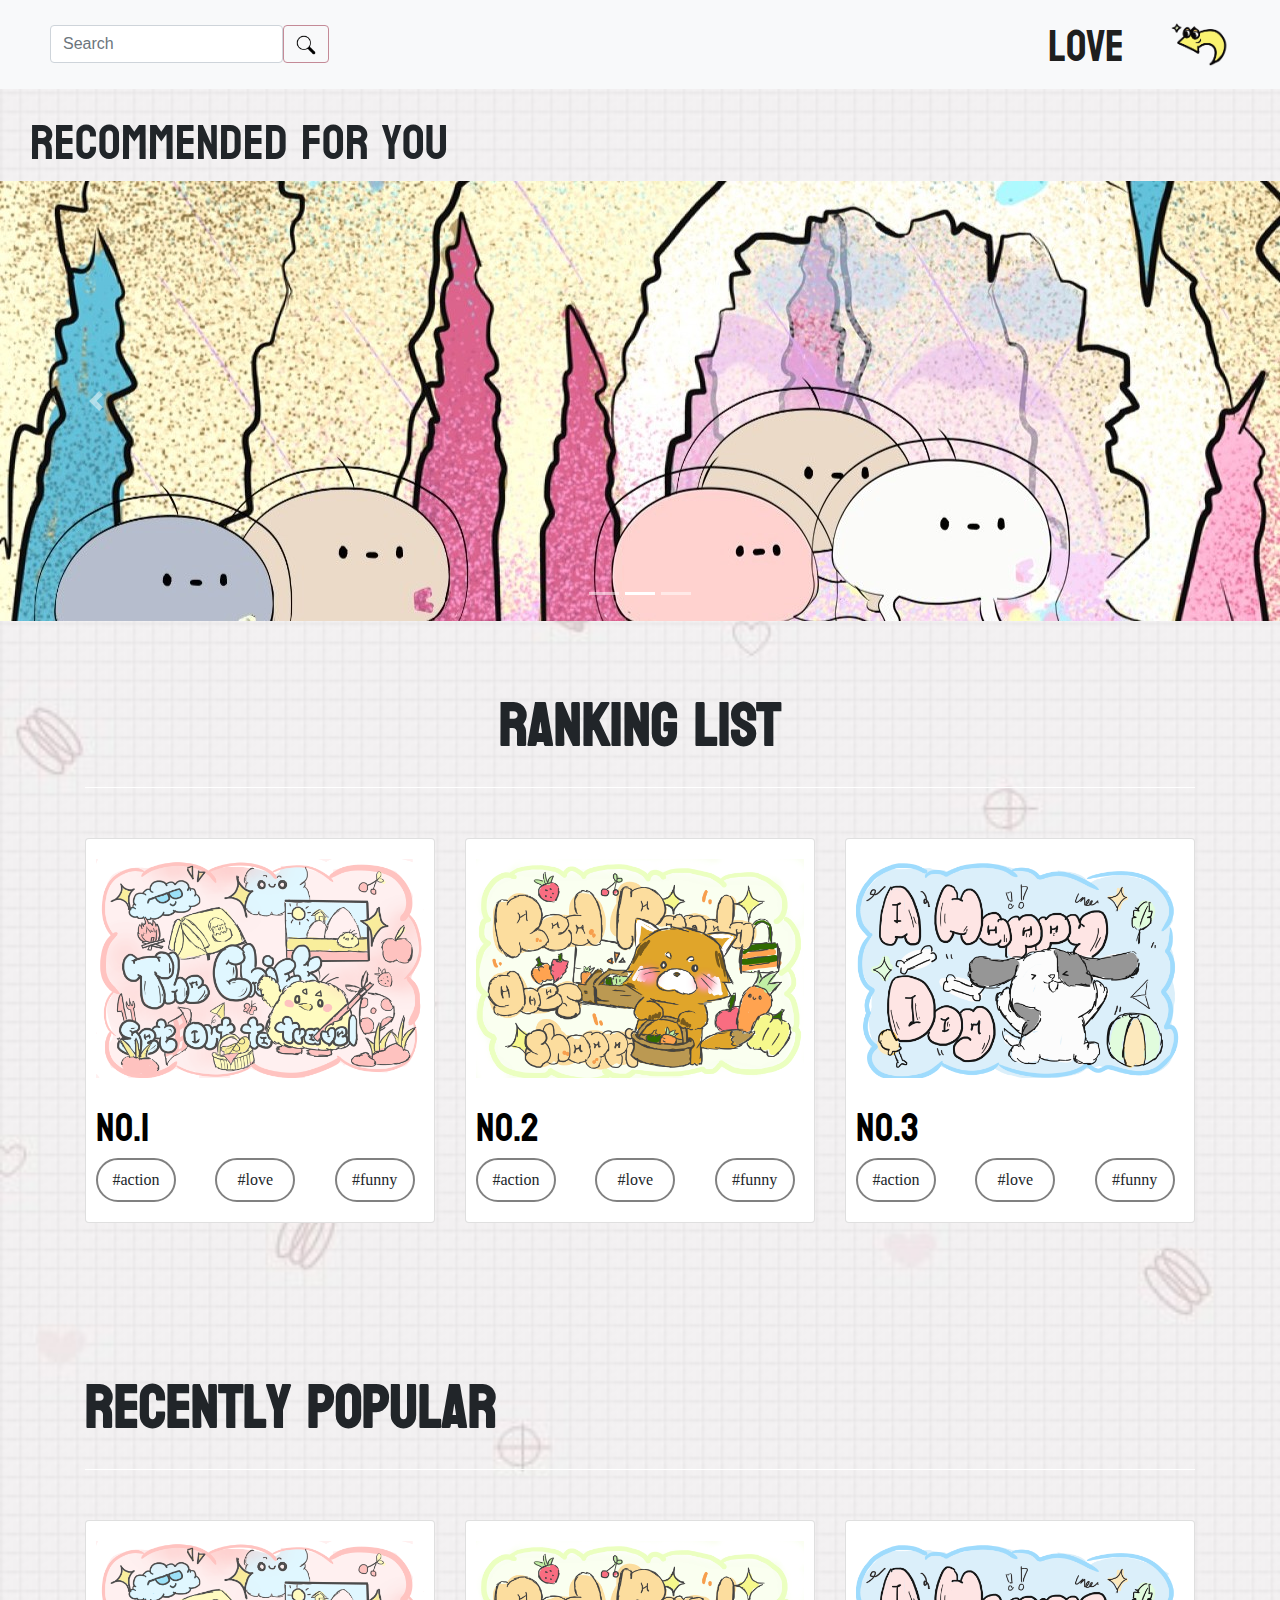
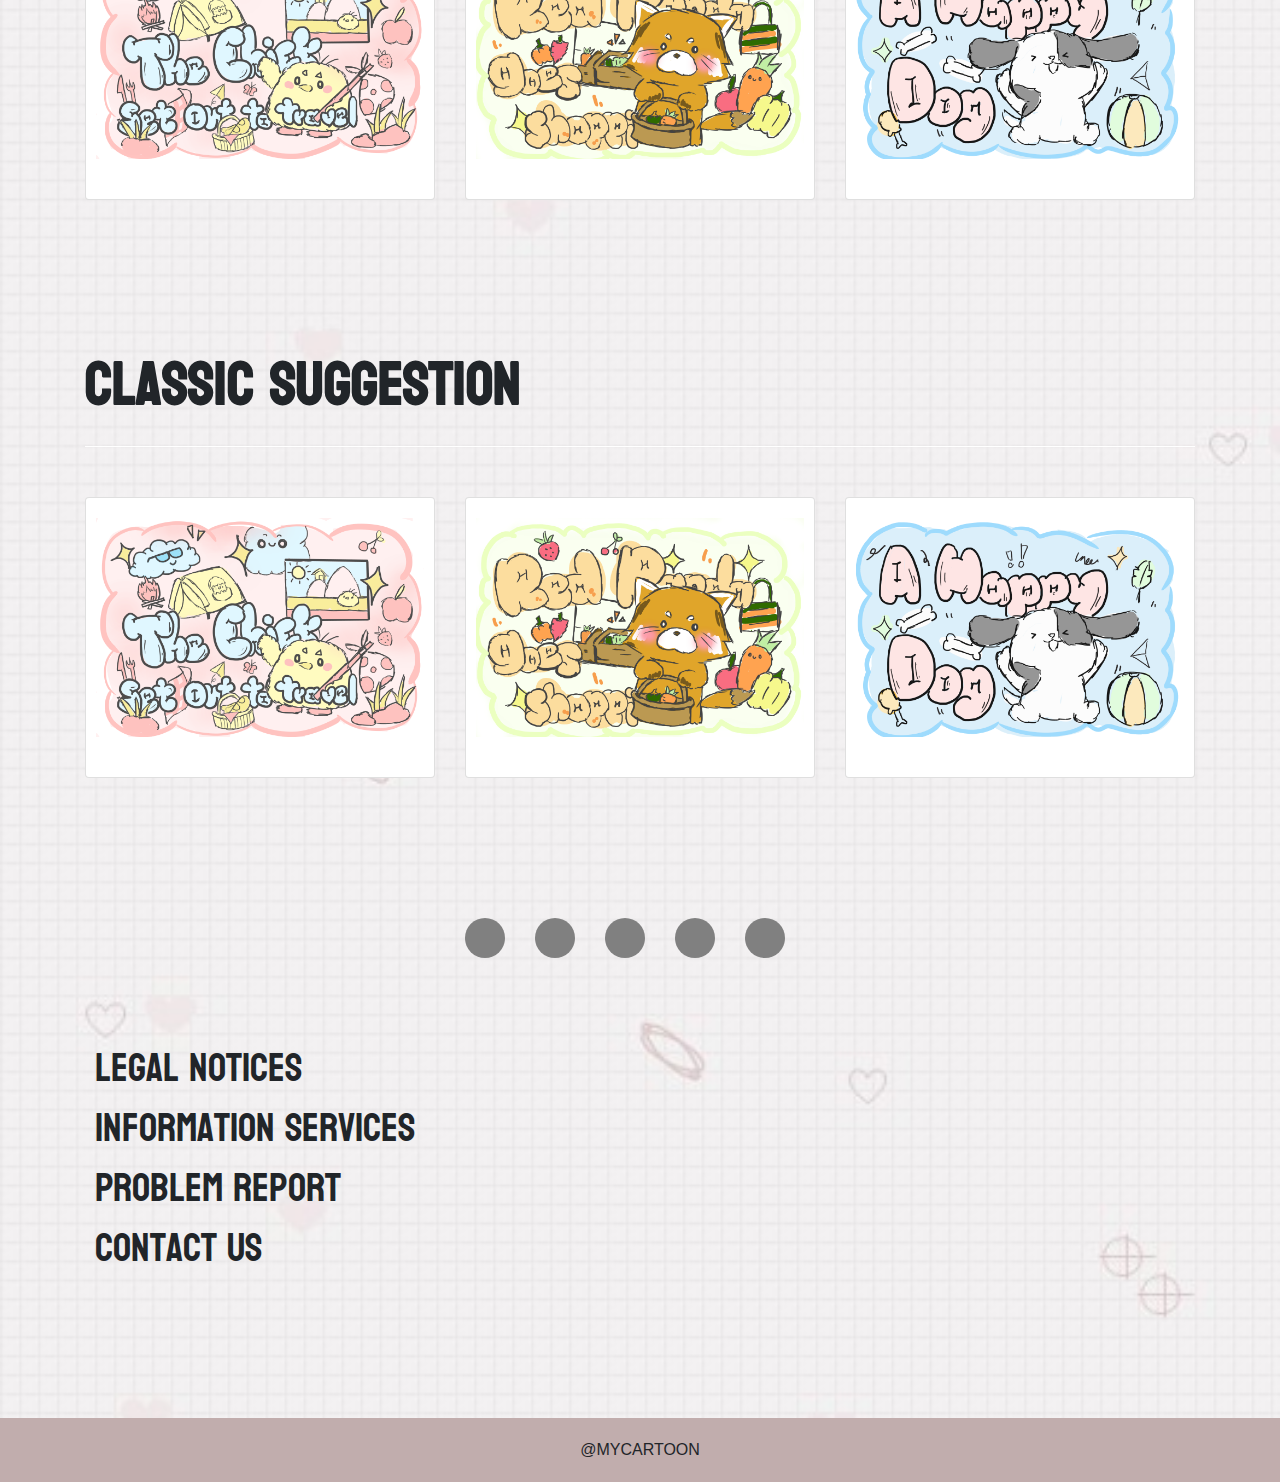
<file: love/love.html>
<!DOCTYPE html>
<html lang="zh-TW">

<head>
    <meta charset="UTF-8">
    <!-- 手機版縮放 -->
    <meta name="viewport" content="width=device-width, initial-scale=1">
    <title>LOVE</title>
    <!-- css連結 -->
    <link href="love.css" rel="stylesheet">
    <link href="../bootstrap/bootstrap.min.css" rel="stylesheet">
    <link rel="stylesheet" href="https://fonts.googleapis.com/css?family=Bayon">
</head>

<body>
    <!-- html -->
    <nav class="navbar navbar-expand-lg navbar-light bg-light fixed-top">
        <button class="navbar-toggler" type="button" data-toggle="collapse" data-target="#navbarSupportedContent"
            aria-controls="navbarSupportedContent" aria-expanded="false" aria-label="Toggle navigation">
            <span class="navbar-toggler-icon"></span>
        </button>
        <div class="collapse navbar-collapse" id="navbarSupportedContent">
            <form class="d-flex">
                <input class="form-control me-2" type="search" placeholder="Search" aria-label="Search">
                <button class="btn btn-outline-success" type="submit">
                    <img src="../image/find.png" alt="" width="20" height="20">
                </button>
            </form>
        </div>
        <a class="navbar-brand" style="font-family:Bayon; font-size:45px ;padding:5px 30px 0px 30px" href="#">LOVE</a>
        <a href="../index.html">
            <img src="../image/arrow.png" alt="" width="60" height="60">
        </a>
    </nav>

    <div class="banner" style="padding:30px 0px 30px 0px">
        <div style="font-family:Bayon; font-size:50px;padding:0px 0px 0px 30px" >Recommended for you</div>
        <div id="carouselExampleIndicators" class="carousel slide" data-ride="carousel">
            <ol class="carousel-indicators">
                <li data-target="#carouselExampleIndicators" data-slide-to="0"></li>
                <li data-target="#carouselExampleIndicators" data-slide-to="1" class="active"></li>
                <li data-target="#carouselExampleIndicators" data-slide-to="2"></li>
            </ol>
            <!-- 輪播內容 -->
            <div class="carousel-inner">
                <div class="carousel-item">
                    <img src="../image/L1.jpg" class="d-block w-100" alt="...">
                </div>
                <div class="carousel-item active">
                    <img src="../image/L2.JPG" class="d-block w-100" alt="...">
                </div>
                <div class="carousel-item">
                    <img src="../image/L3.png" class="d-block w-100" alt="...">
                </div>
            </div>
            <!-- 左右箭頭 -->
            <a class="carousel-control-prev" href="#carouselExampleIndicators" role="button" data-slide="prev">
                <span class="carousel-control-prev-icon" aria-hidden="true"></span>
                <span class="sr-only">Previous</span>
            </a>
            <a class="carousel-control-next" href="#carouselExampleIndicators" role="button" data-slide="next">
                <span class="carousel-control-next-icon" aria-hidden="true"></span>
                <span class="sr-only">Next</span>
            </a>
        </div>
    </div>

    <div class="product" style="padding:30px 0px 30px 0px"id="section2">
        <div class="container">
            <div class="row">
                <div class="col-12">
                    <p class="title text-center" style="font-family:Bayon; font-size:60px">Ranking list</p>
                    <hr class="title_line">
                </div>
            </div>
            <div class="row">
                <div class="col-md-4">
                    <div class="card">
                        <img src="../image/chick.png">
                        <div style="font-size:40px;font-family:Bayon ;color:#000000;">
                            No.1
                        </div>
                        <span class="row justify-content-center">
                            <div class="col-4">
                                <span class="circle">#action</span>
                            </div>
                            <div class="col-4">
                                <span class="circle">#love</span>
                            </div>
                            <div class="col-4">
                                <span class="circle">#funny</span>
                            </div>
                        </span>
                    </div>
                </div>
                <div class="col-md-4">
                    <div class="card">
                        <img src="../image/redpanda.png">
                        <div style="font-size:40px;font-family:Bayon ;color:#000000;">
                            No.2
                        </div>
                        <span class="row justify-content-center">
                            <div class="col-4">
                                <span class="circle">#action</span>
                            </div>
                            <div class="col-4">
                                <span class="circle">#love</span>
                            </div>
                            <div class="col-4">
                                <span class="circle">#funny</span>
                            </div>
                        </span>
                    </div>
                </div>
                <div class="col-md-4">
                    <div class="card">
                        <img src="../image/dog.png">
                        <div style="font-size:40px;font-family:Bayon ;color:#000000;">
                            No.3
                        </div>
                        <span class="row justify-content-center">
                            <div class="col-4">
                                <span class="circle">#action</span>
                            </div>
                            <div class="col-4">
                                <span class="circle">#love</span>
                            </div>
                            <div class="col-4">
                                <span class="circle">#funny</span>
                            </div>
                        </span>
                    </div>
                </div>
            </div>
        </div>
    </div>

    <div class="product" style="padding:100px 0px 30px 0px"id="section2">
        <div class="container">
            <div class="row">
                <div class="col-12">
                    <p class="title" style="font-family:Bayon; font-size:60px">Recently popular</p>
                    <hr class="title_line">
                </div>
            </div>
            <div class="row">
                <div class="col-md-4">
                    <div class="card">
                        <img src="../image/chick.png">
                    </div>
                </div>
                <div class="col-md-4">
                    <div class="card">
                        <img src="../image/redpanda.png">
                    </div>
                </div>
                <div class="col-md-4">
                    <div class="card">
                        <img src="../image/dog.png">
                    </div>
                </div>
            </div>
        </div>
    </div>

    <div class="product" style="padding:100px 0px 30px 0px"id="section2">
        <div class="container">
            <div class="row">
                <div class="col-12">
                    <p class="title" style="font-family:Bayon; font-size:60px">Classic suggestion</p>
                    <hr class="title_line">
                </div>
            </div>
            <div class="row">
                <div class="col-md-4">
                    <div class="card">
                        <img src="../image/chick.png">
                    </div>
                </div>
                <div class="col-md-4">
                    <div class="card">
                        <img src="../image/redpanda.png">
                    </div>
                </div>
                <div class="col-md-4">
                    <div class="card">
                        <img src="../image/dog.png">
                    </div>
                </div>
            </div>
        </div>
    </div>

    <div class="contact" id="section3">
        <div class="row justify-content-center" style="margin:0px 0px 80px 0px">
            <span class="circle2"></span>
            <span class="circle2"></span>
            <span class="circle2"></span>
            <span class="circle2"></span>
            <span class="circle2"></span>
        </div>
        <div class="col justify-content-center" style="margin:0px 0px 0px 80px">
            <div class="row-3" style="font-family:Bayon; font-size:40px">
                Legal Notices
            </div>
            <div class="row-3" style="font-family:Bayon; font-size:40px">
                Information services
            </div>
            <div class="row-3" style="font-family:Bayon; font-size:40px">
                Problem report
            </div>
            <div class="row-3" style="font-family:Bayon; font-size:40px">
                contact us
            </div>
        </div>
    </div>

    <footer>
        <div class="container">
            <div class="row">
                <div class="col text-center">
                    @MYCARTOON
                </div>
            </div>
        </div>
    </footer>
    <!-- JS連結 -->
    <script src="../bootstrap/jQuery.js"></script>
    <script src="../bootstrap/bootstrap.min.js"></script>
</body>

</html>
</file>
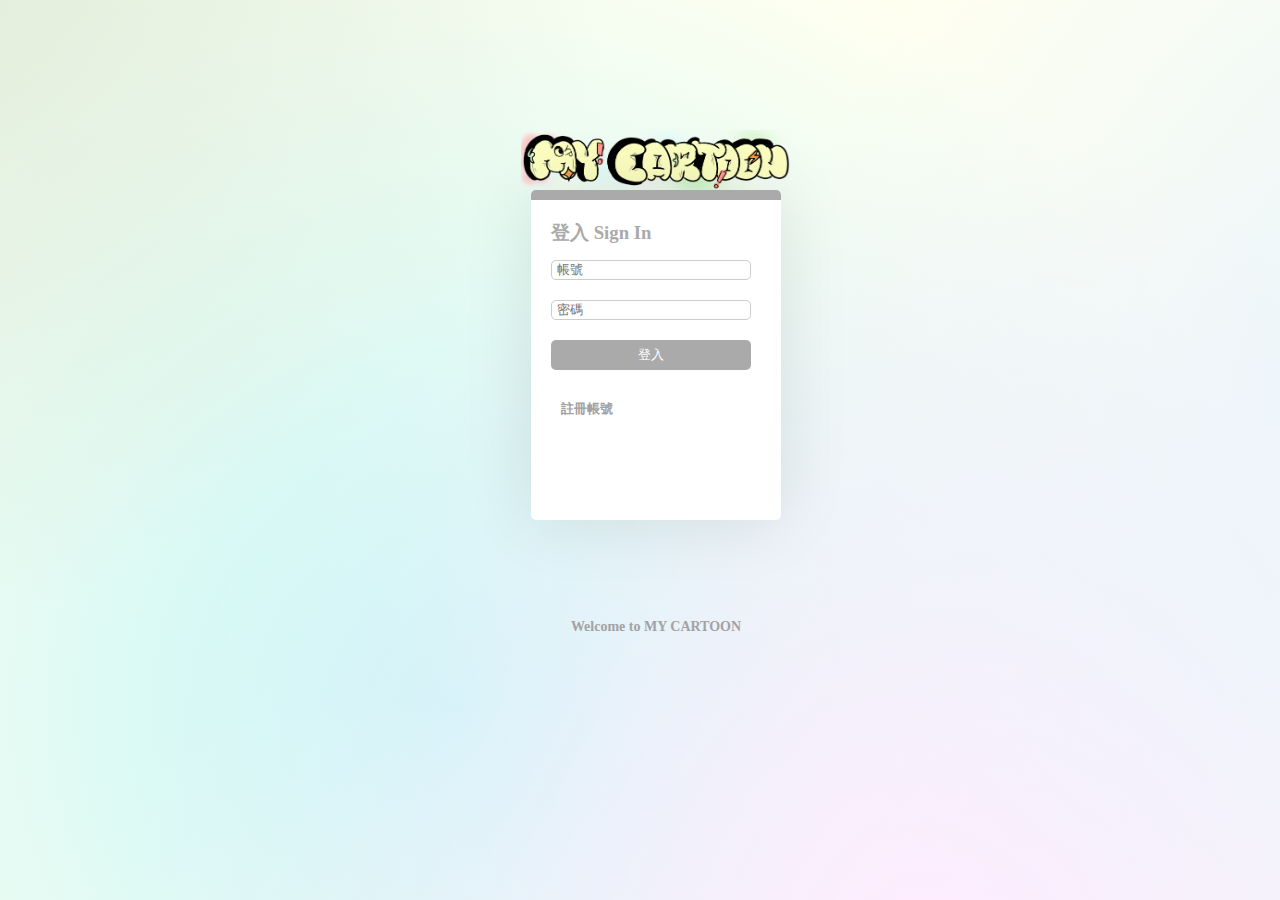
<file: signin/sign.html>
<html>
  <head>
    <link href="sign.css" rel="stylesheet">
  
  </head>
  
  <body>
      <div class="system_name" >
          <img src="../image/logo.png"style="width: 270px; height: 60px;">
      </div>
    
    <div class="login_page">
      <div id="container1">

        <div class="login">  
          
          <h3>登入 Sign In</h3>

          <form action=" ../index.html"method="get">
            <input type="text" id="username" name="username" placeholder="帳號" required>
            <div class="tab"></div>
            <input type="text" id="password" name="password" placeholder="密碼" required>
            <div class="tab"></div>
            <input type="submit" value="登入" class="submit" >
          </form>  

          <h5 onclick="show_hide()">註冊帳號</h5>
          
        </div><!-- login end-->
      </div><!-- container1 end-->
    </div><!-- login_page end-->
    
    <div class="signup_page"
      <div id="container2">

        <div class="signup">  
          
          <h3>註冊 Sign Up</h3>

          <form action="用戶管理.php">
            <input type="text" id="fullname" name="fullname" placeholder="使用者全名" required>
            <div class="tab"></div>
            <input type="text" id="username2" name="username" placeholder="帳號" required>
            <div class="tab"></div>
            <input type="text" id="password2" name="password" placeholder="密碼" required>
            <div class="tab"></div>
            <input type="text" id="comfirm_password" name="comfirm_password" placeholder="確認密碼" required>
            <div class="tab"></div>            
            <input type="submit" value="註冊" class="submit">
          </form>  

          <h5 onclick="show_hide()">登入帳號</h5>
          
        </div><!-- signup end-->
      </div><!-- container2 end-->
    </div><!-- signup_page end--> 

    <div id="copyright">
      <h4>Welcome to MY CARTOON</h4><!--因為js，會跑版--> 
    </div>    
    <script src="sign.js"></script>
  </body>
</html>
</file>
<file: love/love.css>
html {
    width: 100%;
}
/* 背景 */
body {
    width: 100%;
    height: 100%;
    background-image: url('../image/background.jpg');
    background-size: cover; /* 調整圖片大小以填滿整個視窗 */
    background-position: center; /* 將圖片置中 */
    background-repeat: no-repeat; /* 不重複背景圖片 */
    /* 背景 */
    width: 100%;
}

* {
    box-sizing: border-box;
}

p, h1, h2, h3, h4, h4, h6, div, span {
    font-family: PingFangSC-Regular,sans-serif,Microsoft JhengHei;
}

p {
    font-size: 16px;
}
/* part3 */
.navbar-brand img {
    height: 40px;
}

@media (min-width: 768px) {
    /*nav選單*/
    .navbar {
        padding-left: 50px !important;
        padding-right: 50px !important;
    }
}

/* part4 */
.banner {
    margin-top: 76px;
}

    .banner .container-fluid {
        padding: 0 !important;
    }

/* 介紹 */
.about {
    padding: 100px 0;
    /*background:linear-gradient(#ffffff,#F0E5DE); */
}

    .about img {
        /* box-shadow:2px 2px 4px gray; */
    }

.title {
    font-size: 60px;
    font-weight: bold;
}

.title_line {
    border-color: #ffffff;
}

.story {
    padding: 50px 0;
    font-size: 18px;
}

    .story span {
        font-style: italic;
        font-size: 20px;
        display: block;
        margin-bottom: 10px;
        font-weight: bold;
    }

.title_line {
    margin-bottom: 50px;
}


/* ranklist */
.product {
    /*background-color: #d9f5f7;*/
    padding-bottom: 70px;
}

    .product .card {
        background-color: #ffffff;
        padding: 20px 10px;
        margin-bottom: 10px;
    }

    .product img {
        width: 100%;
        margin-bottom: 20px;
    }

        .product img:hover {
            opacity: 0.8;
        }

.product_name {
    padding: 10px;
}

.circle {
    font-family: Noto Sans;
    flex-direction: row;
    border-radius: 50px;
    display: flex;
    justify-content: center;
    align-items: center;
    border: 2px solid gray;
    border-radius: 50px;
    height: 44px;
    width: 80px;
    cursor: pointer;
}

/* part7 */
.contact {
    height: 600px;
    padding-top: 100px;
    background-repeat: no-repeat;
    background-attachment: fixed;
    background-size: cover;
    background-position: top center;
}

    .contact .title {
        color: #ffffff;
    }

    .contact .form {
        max-width: 600px;
        margin: 0px 0px 500px 0px;
        padding: 0 30px;
        color: #ffffff;
    }

.form input {
    height: 40px;
    width: 100%;
    background-color: #ffffff;
    border-radius: 5px;
    border: 0px;
    padding: 12px;
    resize: vertical;
    color: #000000;
    margin: 7.5px 0;
}

.form textarea {
    height: 200px;
    width: 100%;
    background-color: #ffffff;
    border-radius: 5px;
    border: 0px;
    padding: 12px;
    resize: vertical;
    color: #000000;
    margin: 7.5px 0;
}

input[type=submit] {
    background-color: #ABD0CE;
    color: white;
    cursor: pointer;
    width: 100px !important;
    height: 48px;
}

    input[type=submit]:hover {
        background-color: #8ABCB8;
    }

.circle2 {
    margin: 0px 30px 0px 0px;
    font-family: Noto Sans;
    /* flex-direction:row;
    display: flex;
    justify-content: center;  
    align-items: center;  */
    width: 40px;
    height: 40px;
    border-radius: 20px;
    background-color: gray;
    height: 40px;
    width: 40px;
}

/* part8 */
footer {
    background-color: #c1adad;
    padding: 20px 0;
}

    footer p {
        line-height: 39px;
    }
</file>
<file: signin/sign.css>
*{
  font-family:微軟正黑體;  
}

body{
 /* 背景 */

    margin:30px 80px 0px 80px;
    width:90%;
    background-color:#fffff0;
  background-image:
    radial-gradient(closest-side, rgba(215, 231, 212, 1), rgba(215, 231, 212, 0)),
    radial-gradient(closest-side, rgba(227, 242, 255, 1), rgba(227, 242, 255, 0)),
    radial-gradient(closest-side, rgba(255, 235, 255, 1), rgba(255, 235, 255, 0)),
     radial-gradient(closest-side, rgba(198, 246, 247, 1), rgba(198, 246, 247, 0)),
     radial-gradient(closest-side, rgba(253, 248, 234, 1), rgba(253, 248, 234, 0));
  background-size:
    130vmax 130vmax;
    80vmax 80vmax;
    90vmax 90vmax;
    100vmax 110vmax;
    80vmax 80vmax;
  background-position:
    -80vmax -80vmax,
    60vmax -30vmax,
    10vmax 10vmax,
    -30vmax -10vmax,
    50vmax 50vmax;
   background-repeat: no-repeat;
 animation: 3s movement linear infinite;
   
    /* justify-content: center;  
    align-items: center;   */
}

@keyframes movement {
  0%, 100%{
     background-size:
    130vmax 130vmax;
    80vmax 80vmax;
    90vmax 90vmax;
    100vmax 110vmax;
    80vmax 80vmax;
  background-position:
    -80vmax -80vmax,
    60vmax -30vmax,
    10vmax 10vmax,
    -30vmax -10vmax,
    50vmax 50vmax;
  }
  
  25%{
    background-size:
    100vmax 100vmax;
    90vmax 90vmax;
    100vmax 100vmax;
    90vmax 90vmax;
    60vmax 60vmax;
  background-position:
    -60vmax -90vmax,
    50vmax -40vmax,
    0vmax -20vmax,
    -40vmax -20vmax,
    40vmax 60vmax;
}
/* 背景 */
}

#username, #password, h3, #fullname, #comfirm_password,#username2, #password2{
  width: 200px;
  height: 20px;
  margin: 10px;
  color: #aaaaaa;
}

h5{
  margin: 20px;
  color: #a3a2a3;
}

h5:hover{
  color: black;
}

#container1, #container2{
  //margin: 50px;
  padding: 10px;
  width: 230px;
  height: 300px;
  background-color: white;
  border-radius: 5px;
  border-top: 10px solid #aaaaaa;
  box-shadow: 0 0px 70px rgba(0, 0, 0, 0.1);
  
  /*定位對齊*/
  position:relative;   
  margin: auto;
  top: 100px;
  //text-align:center;  
}

.system_name{
  /*定位對齊*/
  position:relative;   
  margin: auto;
  top: 100px;
  text-align:center; 
}

.submit{
  color: white;  
  background: #aaaaaa;
  width: 200px;
  height: 30px;
  margin: 10px;
  padding: 5px;
  border-radius: 5px;
  border: 0px;
}

    .submit:hover {
        background: #dbc2ab;
    }

#container2{
  visibility: hidden;   /*剛開始消失*/
  height: 350px;
}


#copyright{
  text-align: center;
  color: #a3a2a3;
  margin: -200px 0px 0px 0px;
  font-size: 14px;
}

input{
  padding: 5px;
  border: none; 
  border:solid 1px #ccc;
  border-radius: 5px;
}
</file>
